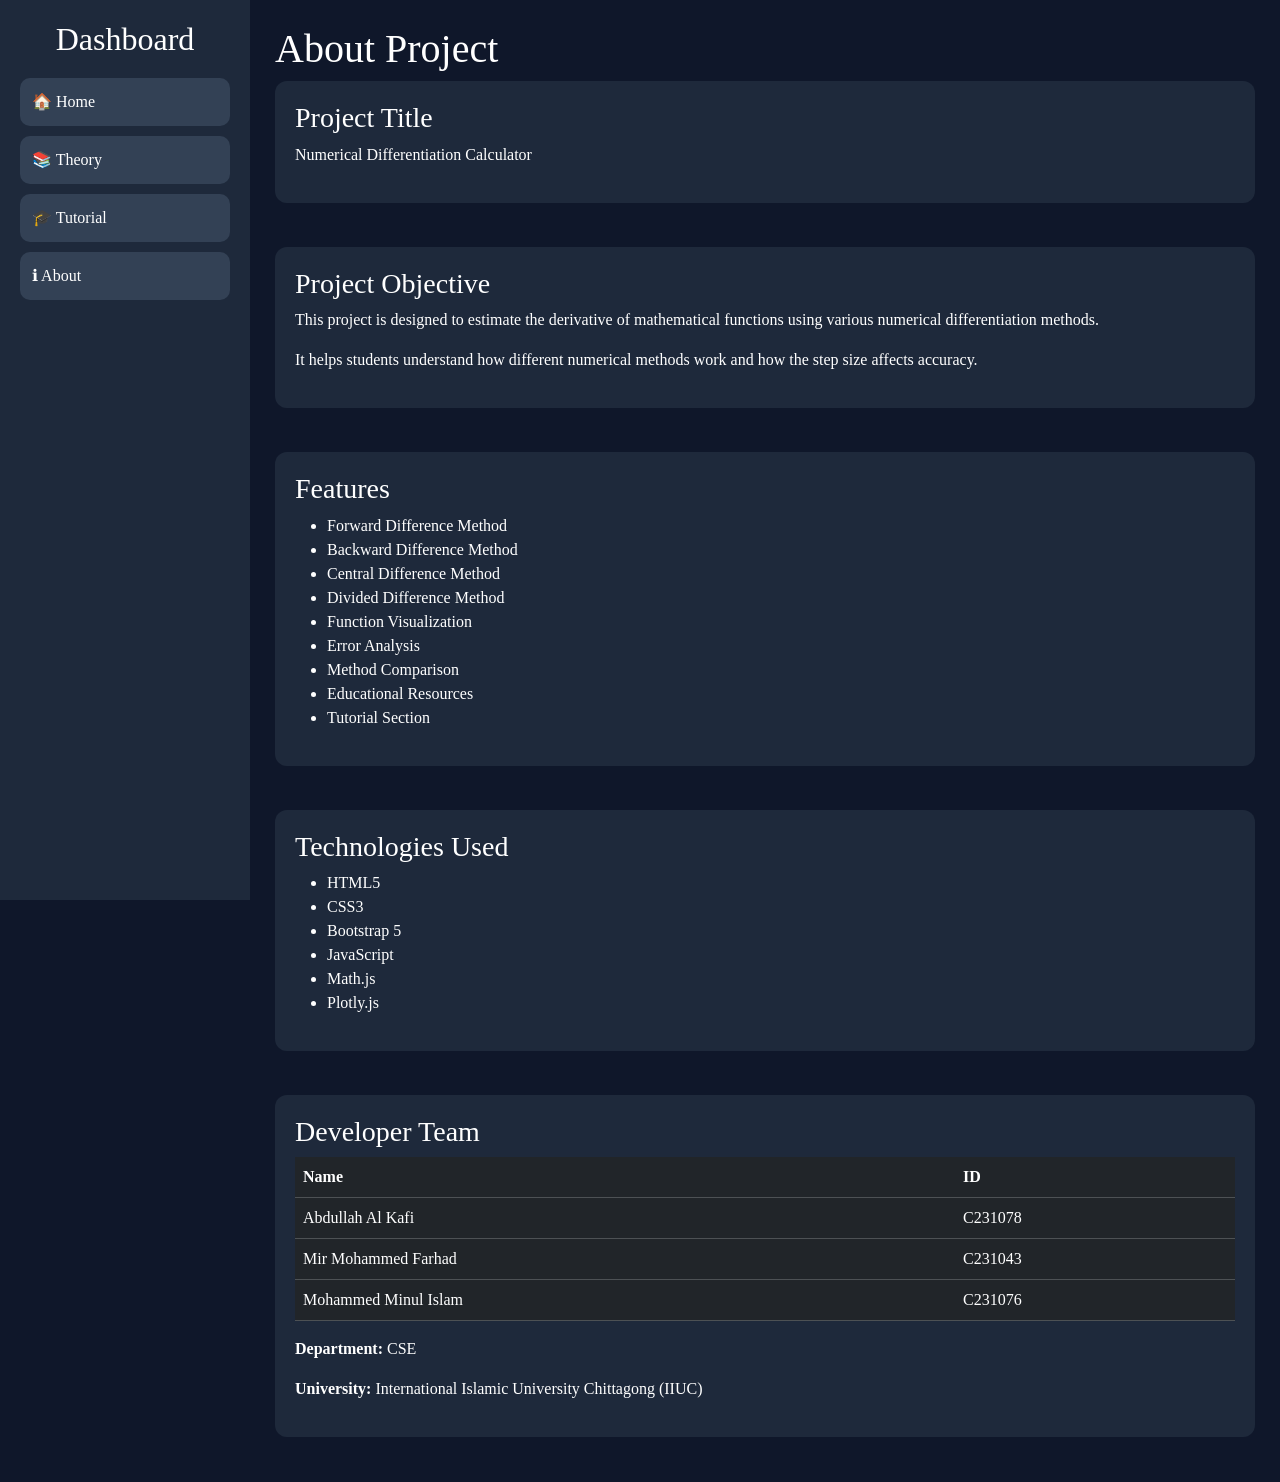
<file: about.html>
<!DOCTYPE html>
<html lang="en">

<head>

<meta charset="UTF-8">
<meta name="viewport"
content="width=device-width, initial-scale=1.0">

<title>About Project</title>

<link href="https://cdn.jsdelivr.net/npm/bootstrap@5.3.3/dist/css/bootstrap.min.css" rel="stylesheet">

<link rel="stylesheet"
href="css/style.css">

</head>

<body>

<div class="wrapper">

<div class="sidebar">

<h2>Dashboard</h2>

<a href="index.html">
🏠 Home
</a>

<a href="theory.html">
📚 Theory
</a>

<a href="tutorial.html">
🎓 Tutorial
</a>

<a href="about.html">
ℹ About
</a>

</div>

<div class="main">

<h1>
About Project
</h1>

<div class="card-box">

<h3>
Project Title
</h3>

<p>

Numerical Differentiation Calculator

</p>

</div>

<br>

<div class="card-box">

<h3>
Project Objective
</h3>

<p>

This project is designed to estimate
the derivative of mathematical functions
using various numerical differentiation
methods.

</p>

<p>

It helps students understand how
different numerical methods work and
how the step size affects accuracy.

</p>

</div>

<br>

<div class="card-box">

<h3>
Features
</h3>

<ul>

<li>
Forward Difference Method
</li>

<li>
Backward Difference Method
</li>

<li>
Central Difference Method
</li>

<li>
Divided Difference Method
</li>

<li>
Function Visualization
</li>

<li>
Error Analysis
</li>

<li>
Method Comparison
</li>

<li>
Educational Resources
</li>

<li>
Tutorial Section
</li>

</ul>

</div>

<br>

<div class="card-box">

<h3>
Technologies Used
</h3>

<ul>

<li>
HTML5
</li>

<li>
CSS3
</li>

<li>
Bootstrap 5
</li>

<li>
JavaScript
</li>

<li>
Math.js
</li>

<li>
Plotly.js
</li>

</ul>

</div>

<br>

<div class="card-box">

<h3>Developer Team</h3>

<table class="table table-dark">

<thead>
<tr>
<th>Name</th>
<th>ID</th>
</tr>
</thead>

<tbody>

<tr>
<td>Abdullah Al Kafi</td>
<td>C231078</td>
</tr>

<tr>
<td>Mir Mohammed Farhad</td>
<td>C231043</td>
</tr>

<tr>
<td>Mohammed Minul Islam</td>
<td>C231076</td>
</tr>

</tbody>

</table>

<p><b>Department:</b> CSE</p>
<p><b>University:</b> International Islamic University Chittagong (IIUC)</p>

</div>

</div>

</div>

</body>
</html>
</file>
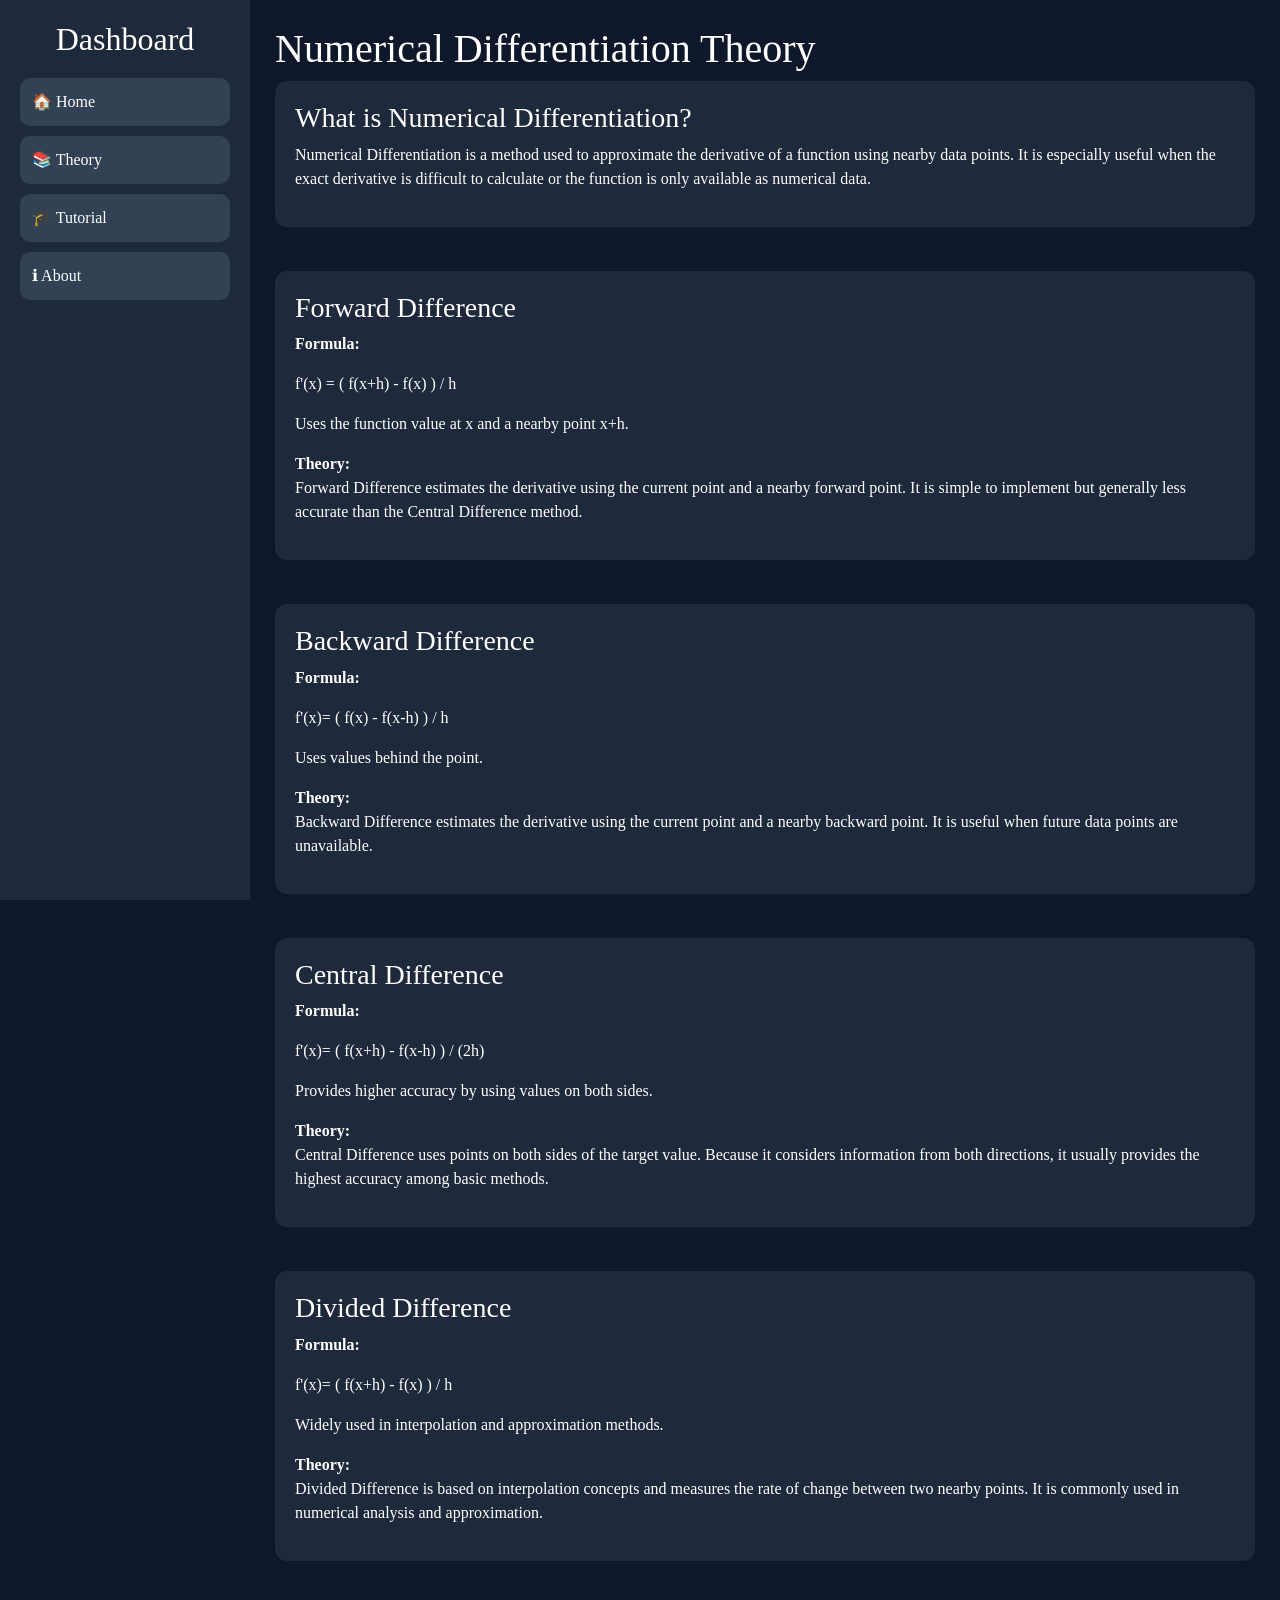
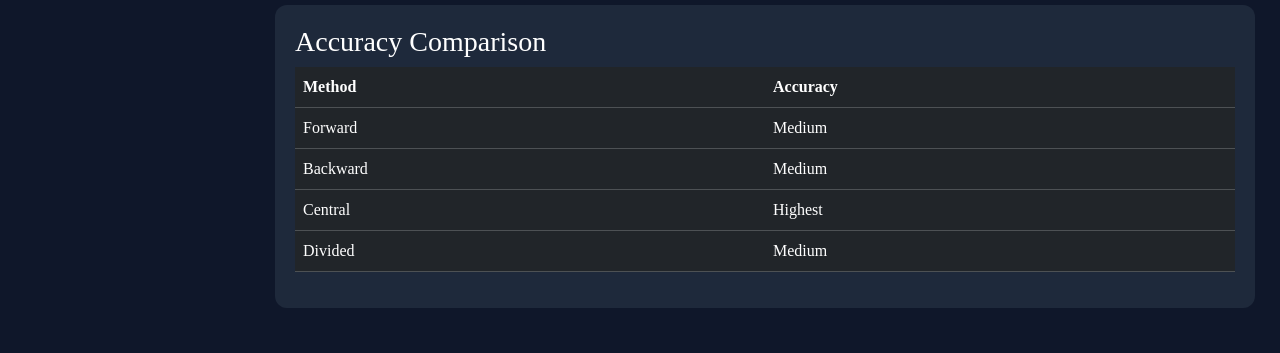
<file: theory.html>
<!DOCTYPE html>
<html lang="en">

<head>

<meta charset="UTF-8">
<meta name="viewport"
content="width=device-width, initial-scale=1.0">

<title>Theory</title>

<link href="https://cdn.jsdelivr.net/npm/bootstrap@5.3.3/dist/css/bootstrap.min.css" rel="stylesheet">

<link rel="stylesheet"
href="css/style.css">

</head>

<body>

<div class="wrapper">

<div class="sidebar">

<h2>Dashboard</h2>

<a href="index.html">🏠 Home</a>

<a href="theory.html">
📚 Theory
</a>

<a href="tutorial.html">
🎓 Tutorial
</a>

<a href="about.html">
ℹ About
</a>

</div>

<div class="main">

<h1>
Numerical Differentiation Theory
</h1>

<div class="card-box">

<h3>
What is Numerical Differentiation?
</h3>

<p>

Numerical Differentiation is a method used to
approximate the derivative of a function using
nearby data points. It is especially useful when
the exact derivative is difficult to calculate
or the function is only available as numerical data.

</p>

</div>

<br>

<div class="card-box">

<h3>
Forward Difference
</h3>
<p><strong>Formula:</strong></p>
<p>

f'(x) =
( f(x+h) - f(x) ) / h

</p>

<p>

Uses the function value at x
and a nearby point x+h.

</p>
<p>
<strong>Theory:</strong><br>
Forward Difference estimates the derivative
using the current point and a nearby forward point.
It is simple to implement but generally less accurate
than the Central Difference method.

</p>
</div>

<br>

<div class="card-box">

<h3>
Backward Difference
</h3>
<p><strong>Formula:</strong></p>
<p>

f'(x)=
( f(x) - f(x-h) ) / h

</p>

<p>

Uses values behind the point.

</p>
<p>
<strong>Theory:</strong><br>
Backward Difference estimates the derivative
using the current point and a nearby backward point.
It is useful when future data points are unavailable.

</p>
</div>

<br>

<div class="card-box">

<h3>
Central Difference
</h3>
<p><strong>Formula:</strong></p>
<p>

f'(x)=
( f(x+h) - f(x-h) ) / (2h)

</p>

<p>

Provides higher accuracy by
using values on both sides.

</p>
<p>
<strong>Theory:</strong><br>
Central Difference uses points on both sides
of the target value. Because it considers
information from both directions, it usually
provides the highest accuracy among basic methods.

</p>
</div>

<br>

<div class="card-box">

<h3>
Divided Difference
</h3>
<p><strong>Formula:</strong></p>
<p>

f'(x)=
( f(x+h) - f(x) ) / h

</p>

<p>

Widely used in interpolation
and approximation methods.

</p>
<p>
<strong>Theory:</strong><br>
Divided Difference is based on interpolation
concepts and measures the rate of change
between two nearby points. It is commonly
used in numerical analysis and approximation.

</p>
</div>

<br>

<div class="card-box">

<h3>
Accuracy Comparison
</h3>

<table
class="table table-dark">

<tr>

<th>Method</th>

<th>Accuracy</th>

</tr>

<tr>

<td>Forward</td>

<td>Medium</td>

</tr>

<tr>

<td>Backward</td>

<td>Medium</td>

</tr>

<tr>

<td>Central</td>

<td>Highest</td>

</tr>

<tr>

<td>Divided</td>

<td>Medium</td>

</tr>

</table>

</div>

</div>

</div>

</body>
</html>
</file>
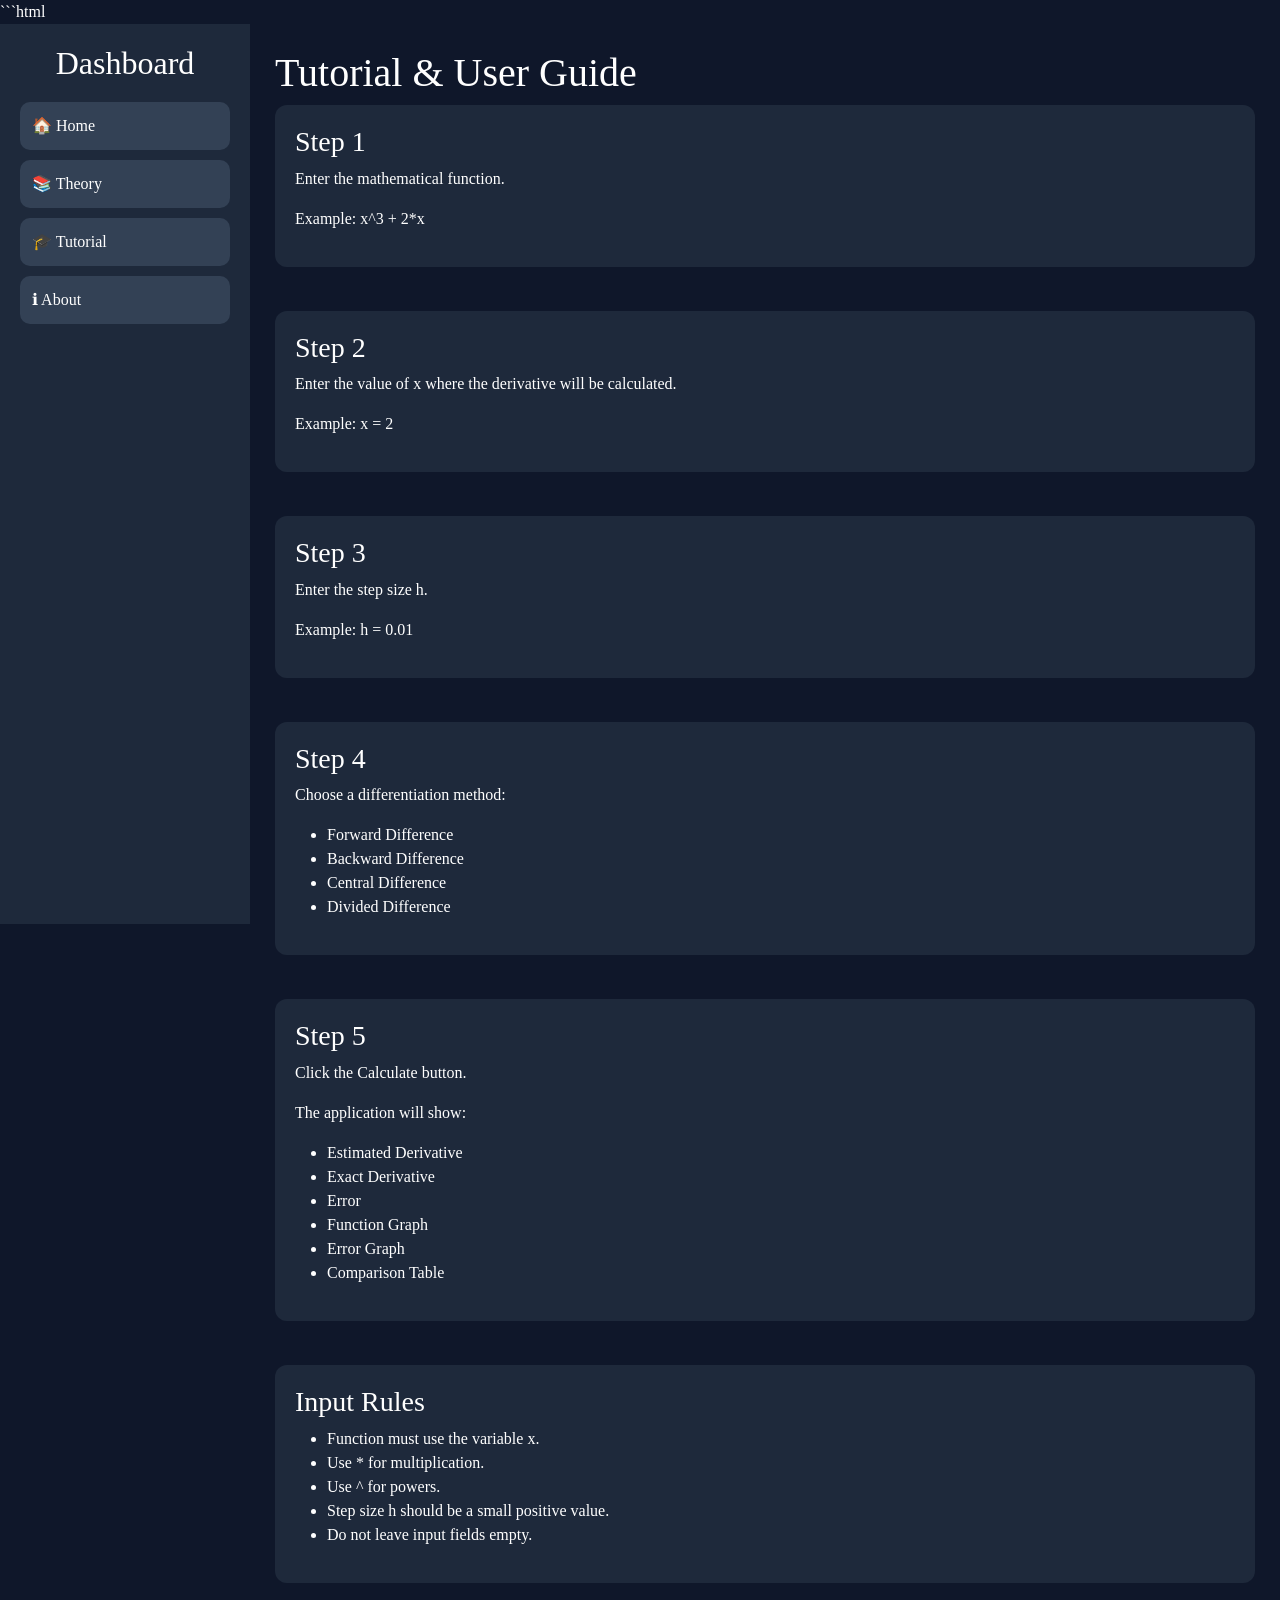
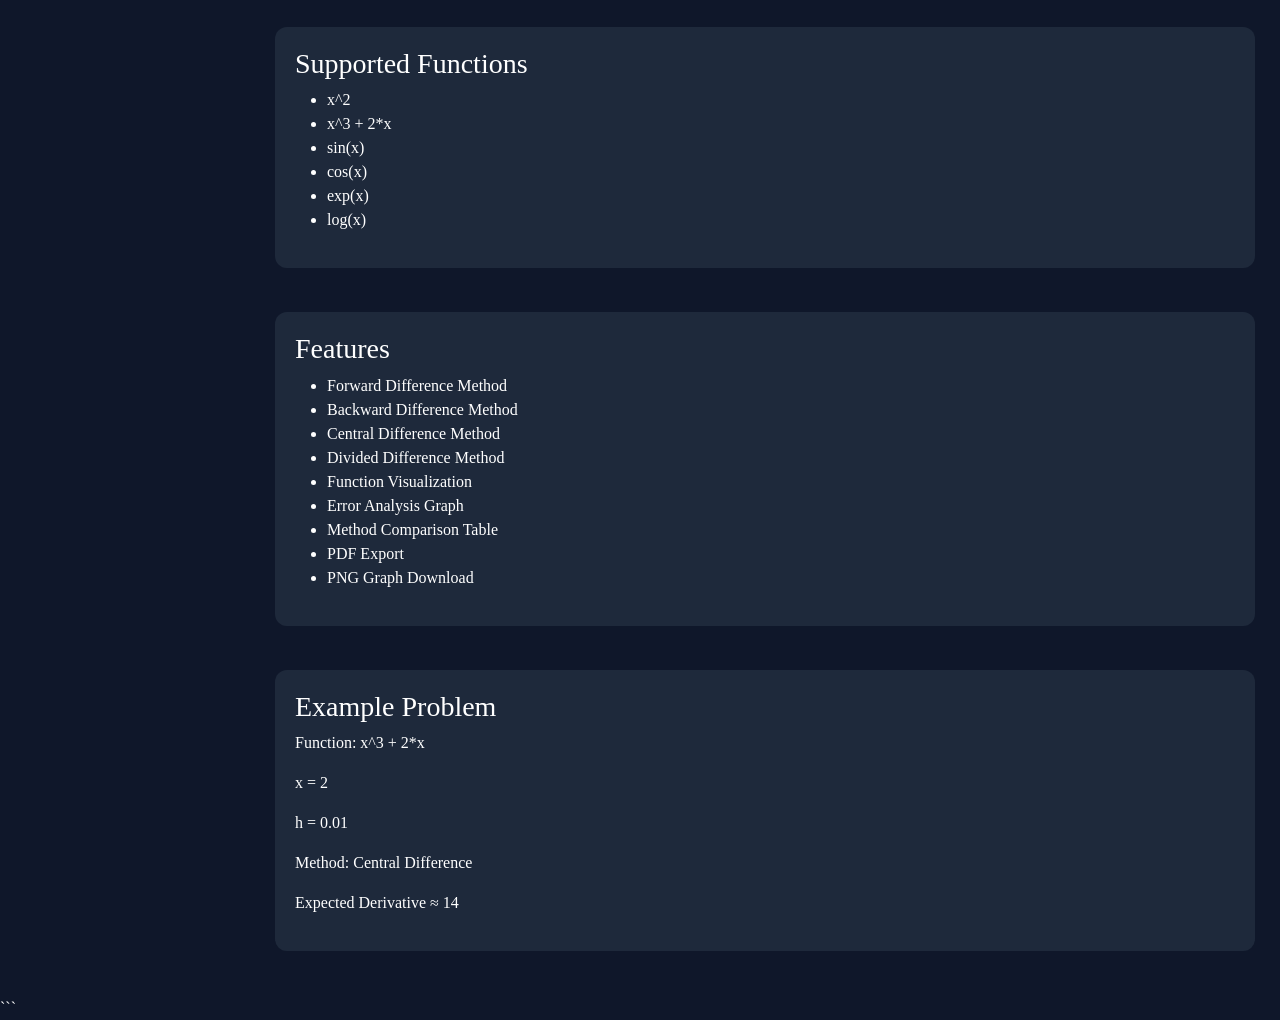
<file: tutorial.html>
```html
<!DOCTYPE html>
<html lang="en">

<head>

<meta charset="UTF-8">
<meta name="viewport"
content="width=device-width, initial-scale=1.0">

<title>Tutorial</title>

<link href="https://cdn.jsdelivr.net/npm/bootstrap@5.3.3/dist/css/bootstrap.min.css" rel="stylesheet">

<link rel="stylesheet"
href="css/style.css">

</head>

<body>

<div class="wrapper">

<div class="sidebar">

<h2>Dashboard</h2>

<a href="index.html">🏠 Home</a>

<a href="theory.html">
📚 Theory
</a>

<a href="tutorial.html">
🎓 Tutorial
</a>

<a href="about.html">
ℹ About
</a>

</div>

<div class="main">

<h1>
Tutorial & User Guide
</h1>

<!-- STEP 1 -->

<div class="card-box">

<h3>Step 1</h3>

<p>
Enter the mathematical function.
</p>

<p>
Example:
x^3 + 2*x
</p>

</div>

<br>

<!-- STEP 2 -->

<div class="card-box">

<h3>Step 2</h3>

<p>
Enter the value of x where
the derivative will be calculated.
</p>

<p>
Example:
x = 2
</p>

</div>

<br>

<!-- STEP 3 -->

<div class="card-box">

<h3>Step 3</h3>

<p>
Enter the step size h.
</p>

<p>
Example:
h = 0.01
</p>

</div>

<br>

<!-- STEP 4 -->

<div class="card-box">

<h3>Step 4</h3>

<p>
Choose a differentiation method:
</p>

<ul>

<li>Forward Difference</li>

<li>Backward Difference</li>

<li>Central Difference</li>

<li>Divided Difference</li>

</ul>

</div>

<br>

<!-- STEP 5 -->

<div class="card-box">

<h3>Step 5</h3>

<p>
Click the Calculate button.
</p>

<p>
The application will show:
</p>

<ul>

<li>Estimated Derivative</li>

<li>Exact Derivative</li>

<li>Error</li>

<li>Function Graph</li>

<li>Error Graph</li>

<li>Comparison Table</li>

</ul>

</div>

<br>

<!-- INPUT RULES -->

<div class="card-box">

<h3>Input Rules</h3>

<ul>

<li>Function must use the variable x.</li>

<li>Use * for multiplication.</li>

<li>Use ^ for powers.</li>

<li>Step size h should be a small positive value.</li>

<li>Do not leave input fields empty.</li>

</ul>

</div>

<br>

<!-- SUPPORTED FUNCTIONS -->

<div class="card-box">

<h3>Supported Functions</h3>

<ul>

<li>x^2</li>

<li>x^3 + 2*x</li>

<li>sin(x)</li>

<li>cos(x)</li>

<li>exp(x)</li>

<li>log(x)</li>

</ul>

</div>

<br>

<!-- FEATURES -->

<div class="card-box">

<h3>Features</h3>

<ul>

<li>Forward Difference Method</li>

<li>Backward Difference Method</li>

<li>Central Difference Method</li>

<li>Divided Difference Method</li>

<li>Function Visualization</li>

<li>Error Analysis Graph</li>

<li>Method Comparison Table</li>

<li>PDF Export</li>

<li>PNG Graph Download</li>

</ul>

</div>

<br>

<!-- EXAMPLE -->

<div class="card-box">

<h3>
Example Problem
</h3>

<p>
Function:
x^3 + 2*x
</p>

<p>
x = 2
</p>

<p>
h = 0.01
</p>

<p>
Method: Central Difference
</p>

<p>
Expected Derivative ≈ 14
</p>

</div>

</div>

</div>

</body>
</html>
```
</file>
<file: css/style.css>
*{
margin:0;
padding:0;
box-sizing:border-box;
}

body{
font-family:Segoe UI;
background:#0F172A;
color:white;
}

.wrapper{
display:flex;
}

.sidebar{
width:250px;
background:#1E293B;
padding:20px;
height:100vh;
position:fixed;
}

.sidebar h2{
margin-bottom:20px;
text-align:center;
}

.sidebar a{
display:block;
padding:12px;
margin:10px 0;
text-decoration:none;
background:#334155;
color:white;
border-radius:10px;
}

.sidebar a:hover{
background:#3B82F6;
}

.main{
margin-left:250px;
width:calc(100% - 250px);
padding:25px;
}

.card-box{
background:#1E293B;
padding:20px;
border-radius:12px;
margin-bottom:20px;
}

.kpi{
background:#334155;
padding:20px;
text-align:center;
border-radius:10px;
}

#functionGraph,
#errorGraph{
height:450px;
}
</file>
